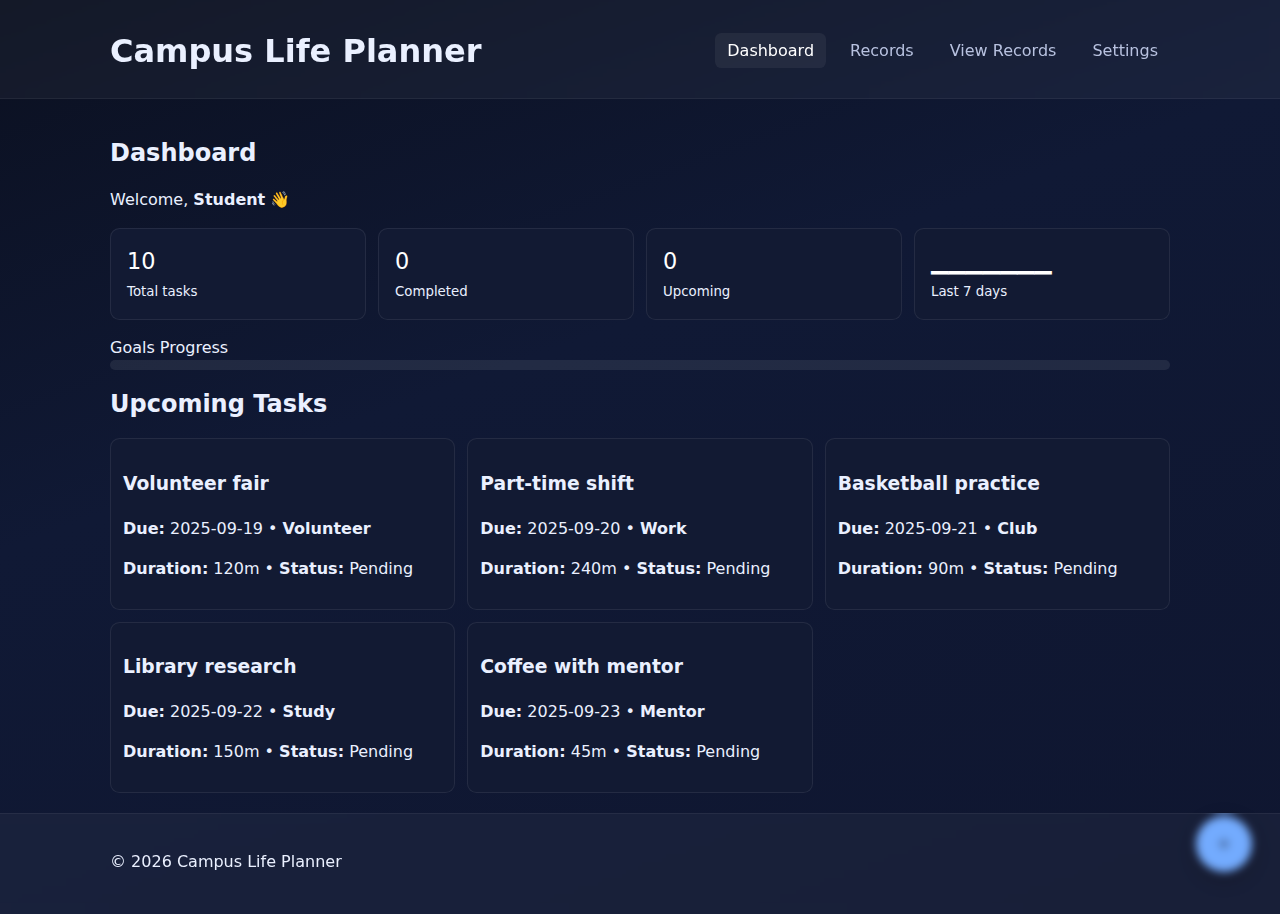
<file: campus-planner/index.html>
<!doctype html>
<html lang="en">
<head>
  <meta charset="utf-8" />
  <meta name="viewport" content="width=device-width, initial-scale=1" />
  <title>Campus Life Planner</title>
  <link rel="stylesheet" href="styles/main.css" />
</head>
<body>
  <a class="skip-link" href="#main">Skip to content</a>
  <header class="site-header" role="banner">
    <div class="container nav-row">
      <h1>Campus Life Planner</h1>
      <nav aria-label="Primary" class="site-nav">
        <ul>
          <li><a href="index.html" aria-current="page">Dashboard</a></li>
          <li><a href="records.html">Records</a></li>
          <li><a href="view-records.html">View Records</a></li>
          <li><a href="settings.html">Settings</a></li>
        </ul>
      </nav>
    </div>
  </header>

  <main id="main" class="container" role="main">
    <section class="dashboard" aria-labelledby="dash-heading">
      <h2 id="dash-heading">Dashboard</h2>
      <p id="welcome">Welcome, <strong id="student-name">Student</strong> 👋</p>
      <div class="stats-grid" role="region" aria-live="polite">
        <div class="stat"><span id="stat-total">0</span><small>Total tasks</small></div>
        <div class="stat"><span id="stat-completed">0</span><small>Completed</small></div>
        <div class="stat"><span id="stat-upcoming">0</span><small>Upcoming</small></div>
        <div class="stat" aria-describedby="trend-desc">
          <span id="stat-trend">—</span>
          <small id="trend-desc">Last 7 days</small>
        </div>
      </div>
      <div class="progress-wrap">
        <label for="goal-progress">Goals Progress</label>
        <div class="progress"><div id="goal-progress" class="bar" style="width:0%"></div></div>
      </div>
      <div id="cap-status" class="visually-hidden" role="status" aria-live="polite"></div>
    </section>

    <section class="upcoming" aria-labelledby="upcoming-heading">
      <h2 id="upcoming-heading">Upcoming Tasks</h2>
      <ul id="upcoming-list" class="cards" aria-label="Next 5 tasks"></ul>
    </section>
  </main>

  <a class="fab" id="fab-dash" href="records.html" aria-label="Add Task">+</a>
  <footer class="site-footer" role="contentinfo">
    <div class="container">
      <p>&copy; <span id="year"></span> Campus Life Planner</p>
    </div>
  </footer>

  <script type="module" src="scripts/dashboard.js"></script>
</body>
</html>
</file>
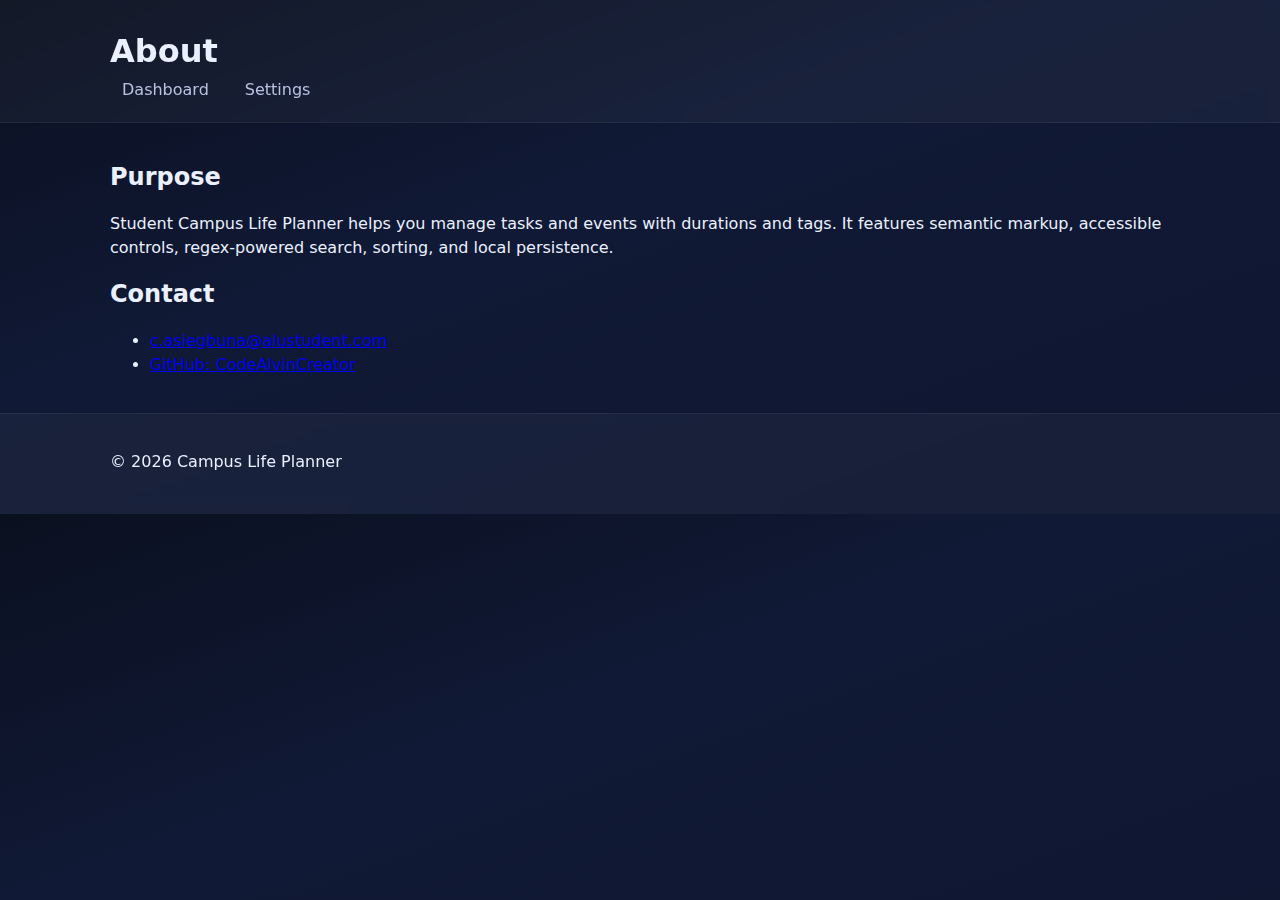
<file: campus-planner/about.html>
<!doctype html>
<html lang="en">
<head>
  <meta charset="utf-8" />
  <meta name="viewport" content="width=device-width, initial-scale=1" />
  <title>About – Campus Life Planner</title>
  <link rel="stylesheet" href="styles/main.css" />
</head>
<body>
  <a class="skip-link" href="#main">Skip to content</a>
  <header class="site-header" role="banner">
    <div class="container">
      <h1>About</h1>
      <nav aria-label="Primary" class="site-nav">
        <ul>
          <li><a href="index.html">Dashboard</a></li>
          <li><a href="settings.html">Settings</a></li>
        </ul>
      </nav>
    </div>
  </header>

  <main id="main" class="container" role="main">
    <section aria-labelledby="purpose">
      <h2 id="purpose">Purpose</h2>
      <p>Student Campus Life Planner helps you manage tasks and events with durations and tags. It features semantic markup, accessible controls, regex-powered search, sorting, and local persistence.</p>
    </section>
    <section aria-labelledby="contact">
      <h2 id="contact">Contact</h2>
      <ul>
        <li><a href="mailto:c.asiegbuna@alustudent.com">c.asiegbuna@alustudent.com</a></li>
        <li><a href="https://github.com/CodeAlvinCreator" target="_blank" rel="noopener">GitHub: CodeAlvinCreator</a></li>
      </ul>
    </section>
  </main>

  <footer class="site-footer" role="contentinfo">
    <div class="container">
      <p>&copy; <span id="year"></span> Campus Life Planner</p>
    </div>
  </footer>

  <script>
    document.getElementById('year').textContent = new Date().getFullYear();
  </script>
</body>
</html>
</file>
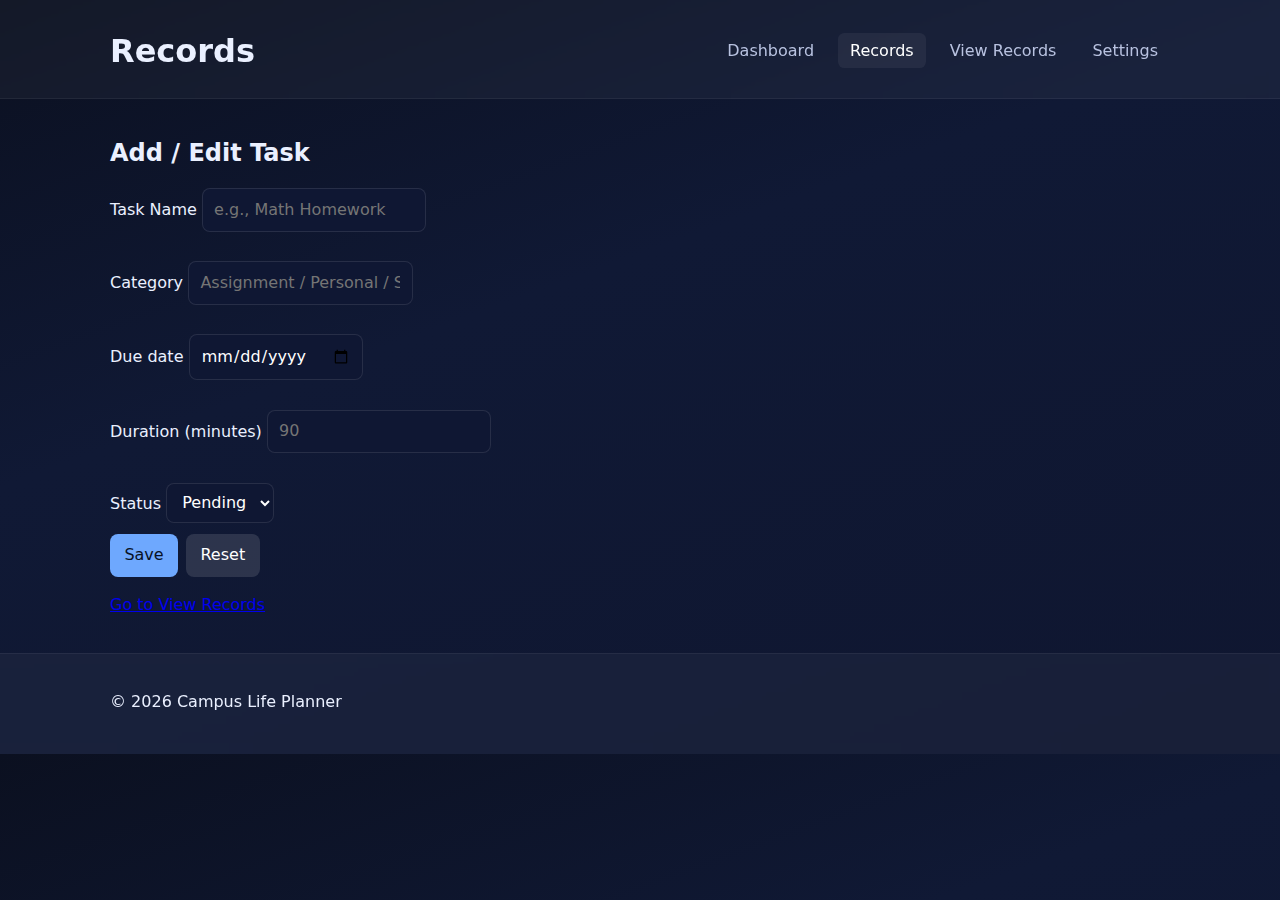
<file: campus-planner/records.html>
<!doctype html>
<html lang="en">
<head>
  <meta charset="utf-8" />
  <meta name="viewport" content="width=device-width, initial-scale=1" />
  <title>Records – Campus Life Planner</title>
  <link rel="stylesheet" href="styles/main.css" />
</head>
<body>
  <a class="skip-link" href="#main">Skip to content</a>
  <header class="site-header" role="banner">
    <div class="container nav-row">
      <h1>Records</h1>
      <nav aria-label="Primary" class="site-nav">
        <ul>
          <li><a href="index.html">Dashboard</a></li>
          <li><a href="records.html" aria-current="page">Records</a></li>
          <li><a href="view-records.html">View Records</a></li>
          <li><a href="settings.html">Settings</a></li>
        </ul>
      </nav>
    </div>
  </header>

  <main id="main" class="container" role="main">
    <section class="form-section" aria-labelledby="inline-form-heading" id="add-section">
      <h2 id="inline-form-heading">Add / Edit Task</h2>
      <form id="record-form-inline" novalidate>
        <input type="hidden" id="i-rec-id" />
        <div class="field">
          <label for="i-title">Task Name</label>
          <input id="i-title" name="title" required maxlength="120" placeholder="e.g., Math Homework" />
          <div id="i-err-title" class="error" role="alert" aria-live="assertive"></div>
        </div>
        <div class="field">
          <label for="i-tag">Category</label>
          <input id="i-tag" name="tag" placeholder="Assignment / Personal / Study" required />
          <div id="i-err-tag" class="error" role="alert" aria-live="assertive"></div>
        </div>
        <div class="field">
          <label for="i-dueDate">Due date</label>
          <input id="i-dueDate" name="dueDate" type="date" required />
          <div id="i-err-date" class="error" role="alert" aria-live="assertive"></div>
        </div>
        <div class="field">
          <label for="i-duration">Duration (minutes)</label>
          <input id="i-duration" name="duration" inputmode="decimal" placeholder="90" required />
          <div id="i-err-duration" class="error" role="alert" aria-live="assertive"></div>
        </div>
        <div class="field">
          <label for="i-status">Status</label>
          <select id="i-status">
            <option value="Pending">Pending</option>
            <option value="Done">Done</option>
          </select>
        </div>
        <div class="actions">
          <button type="submit">Save</button>
          <button type="reset" class="secondary">Reset</button>
        </div>
        <div id="save-status" class="status" role="status" aria-live="polite"></div>
      </form>
      <p><a class="secondary button-like" href="view-records.html">Go to View Records</a></p>
    </section>
  </main>


  <footer class="site-footer" role="contentinfo">
    <div class="container">
      <p>&copy; <span id="year"></span> Campus Life Planner</p>
    </div>
  </footer>

  <script type="module" src="scripts/records.js"></script>
</body>
</html>
</file>
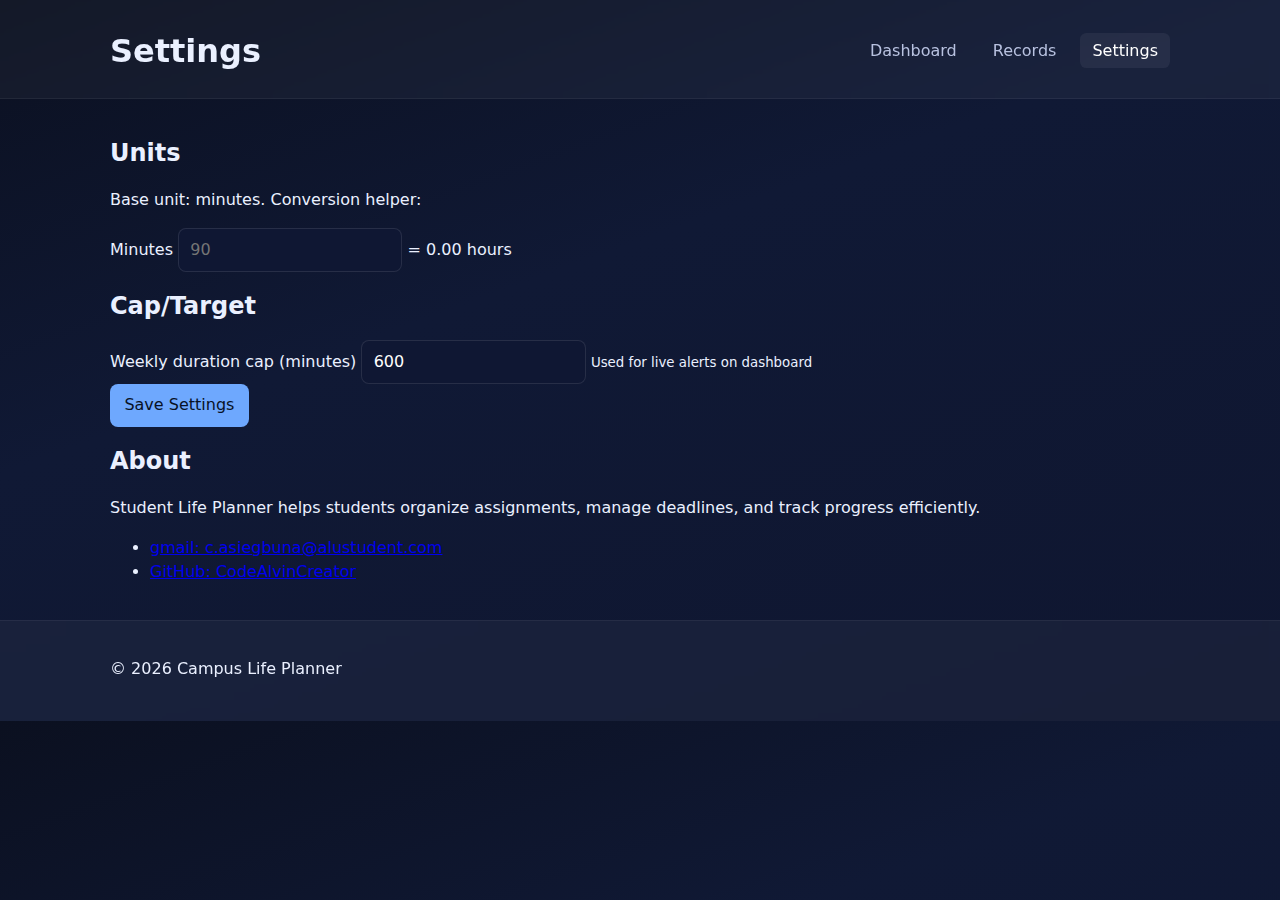
<file: campus-planner/settings.html>
<!doctype html>
<html lang="en">
<head>
  <meta charset="utf-8" />
  <meta name="viewport" content="width=device-width, initial-scale=1" />
  <title>Settings – Campus Life Planner</title>
  <link rel="stylesheet" href="styles/main.css" />
</head>
<body>
  <a class="skip-link" href="#main">Skip to content</a>
  <header class="site-header" role="banner">
    <div class="container nav-row">
      <h1>Settings</h1>
      <nav aria-label="Primary" class="site-nav">
        <ul>
          <li><a href="index.html">Dashboard</a></li>
          <li><a href="records.html">Records</a></li>
          <li><a href="settings.html" aria-current="page">Settings</a></li>
        </ul>
      </nav>
    </div>
  </header>

  <main id="main" class="container" role="main">
    

    <section aria-labelledby="units">
      <h2 id="units">Units</h2>
      <p>Base unit: minutes. Conversion helper:</p>
      <div class="converter">
        <label>Minutes <input id="conv-min" inputmode="decimal" placeholder="90" /></label>
        <span class="eq">=</span>
        <output id="conv-hr">1.5 hours</output>
      </div>
    </section>

    <section aria-labelledby="targets">
      <h2 id="targets">Cap/Target</h2>
      <form id="settings-form">
        <div class="field">
          <label for="cap">Weekly duration cap (minutes)</label>
          <input id="cap" name="cap" inputmode="decimal" placeholder="600" />
          <small class="hint">Used for live alerts on dashboard</small>
        </div>
        <div class="actions">
          <button type="submit">Save Settings</button>
        </div>
        <div id="settings-status" class="status" role="status" aria-live="polite"></div>
      </form>
    </section>

    <section id="about" aria-labelledby="about-h">
      <h2 id="about-h">About</h2>
      <p>Student Life Planner helps students organize assignments, manage deadlines, and track progress efficiently.</p>
      <ul>
        <li><a href="mailto:your.email@example.com">gmail: c.asiegbuna@alustudent.com</a></li>
        <li><a href="https://github.com/your-username" target="_blank" rel="noopener">GitHub: CodeAlvinCreator</a></li>
      </ul>
    </section>
  </main>

  <footer class="site-footer" role="contentinfo">
    <div class="container">
      <p>&copy; <span id="year"></span> Campus Life Planner</p>
    </div>
  </footer>

  <script type="module" src="scripts/settings.js"></script>
</body>
</html>
</file>
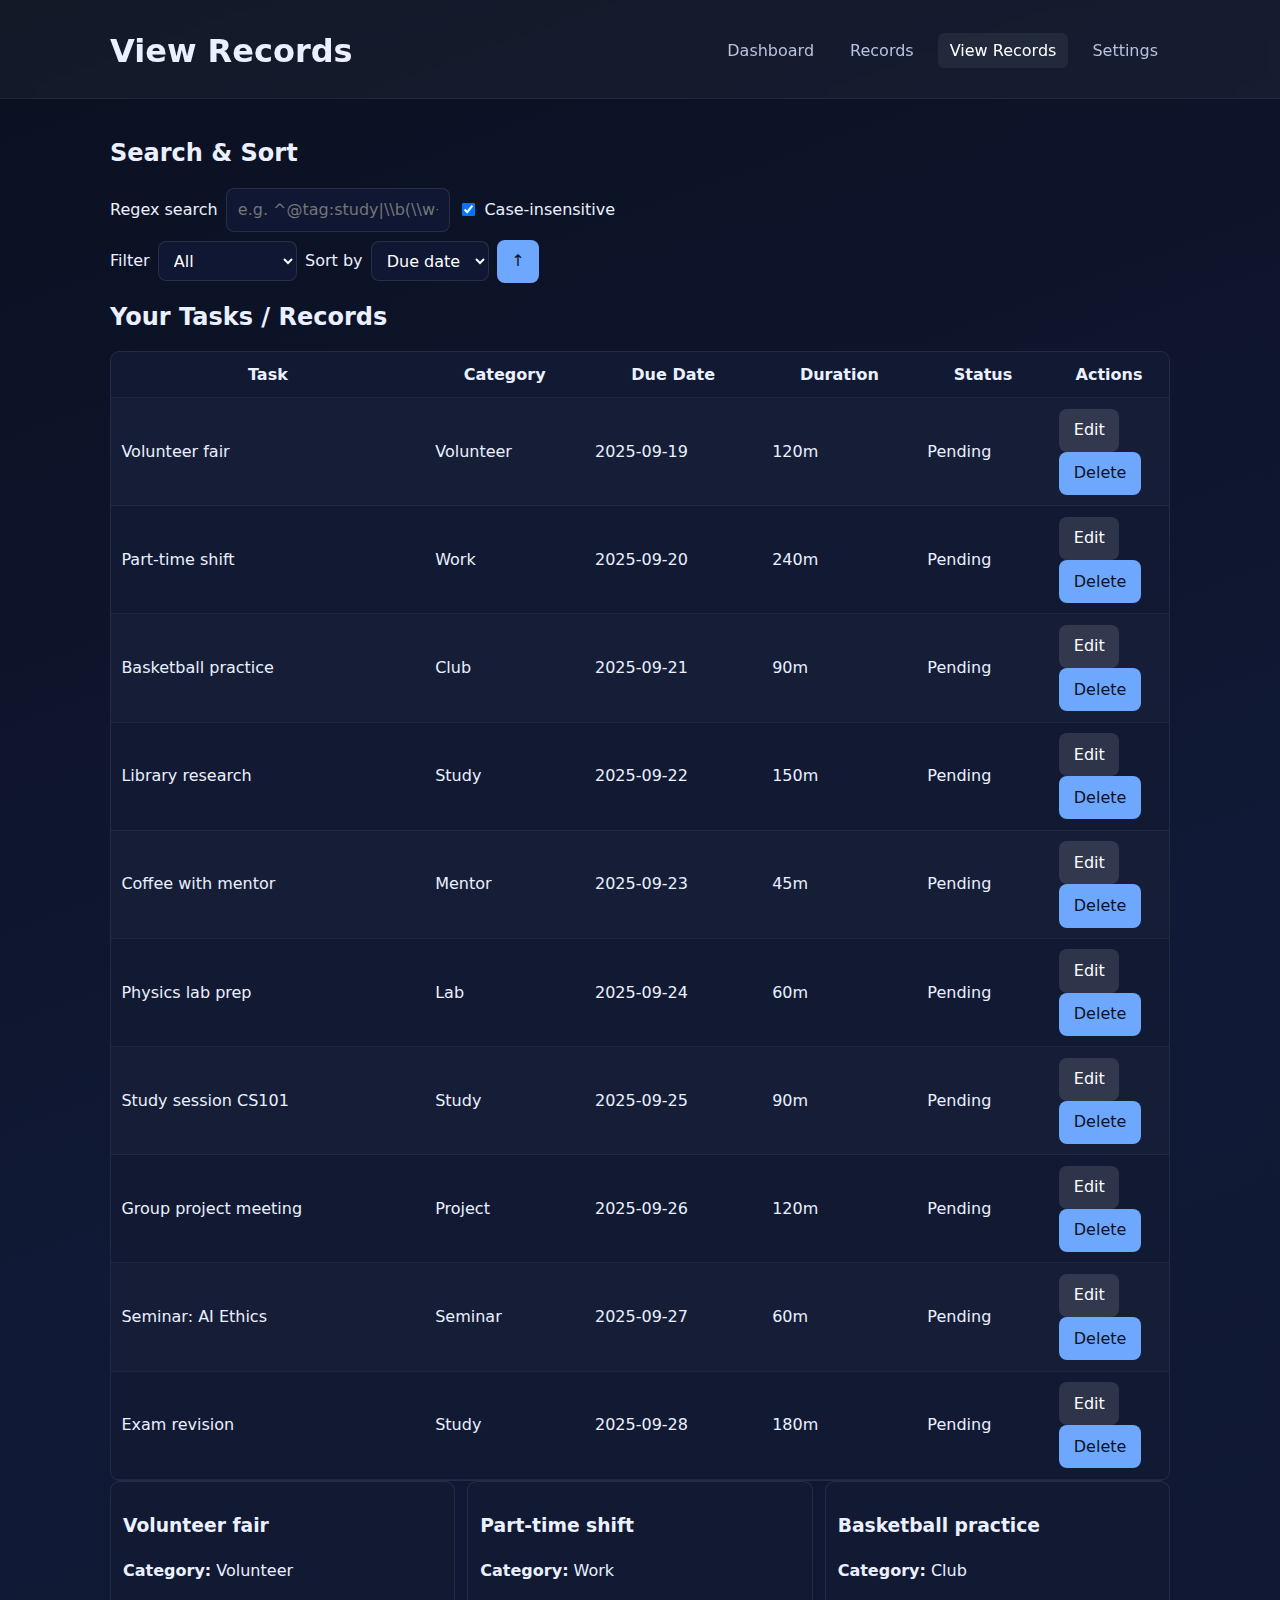
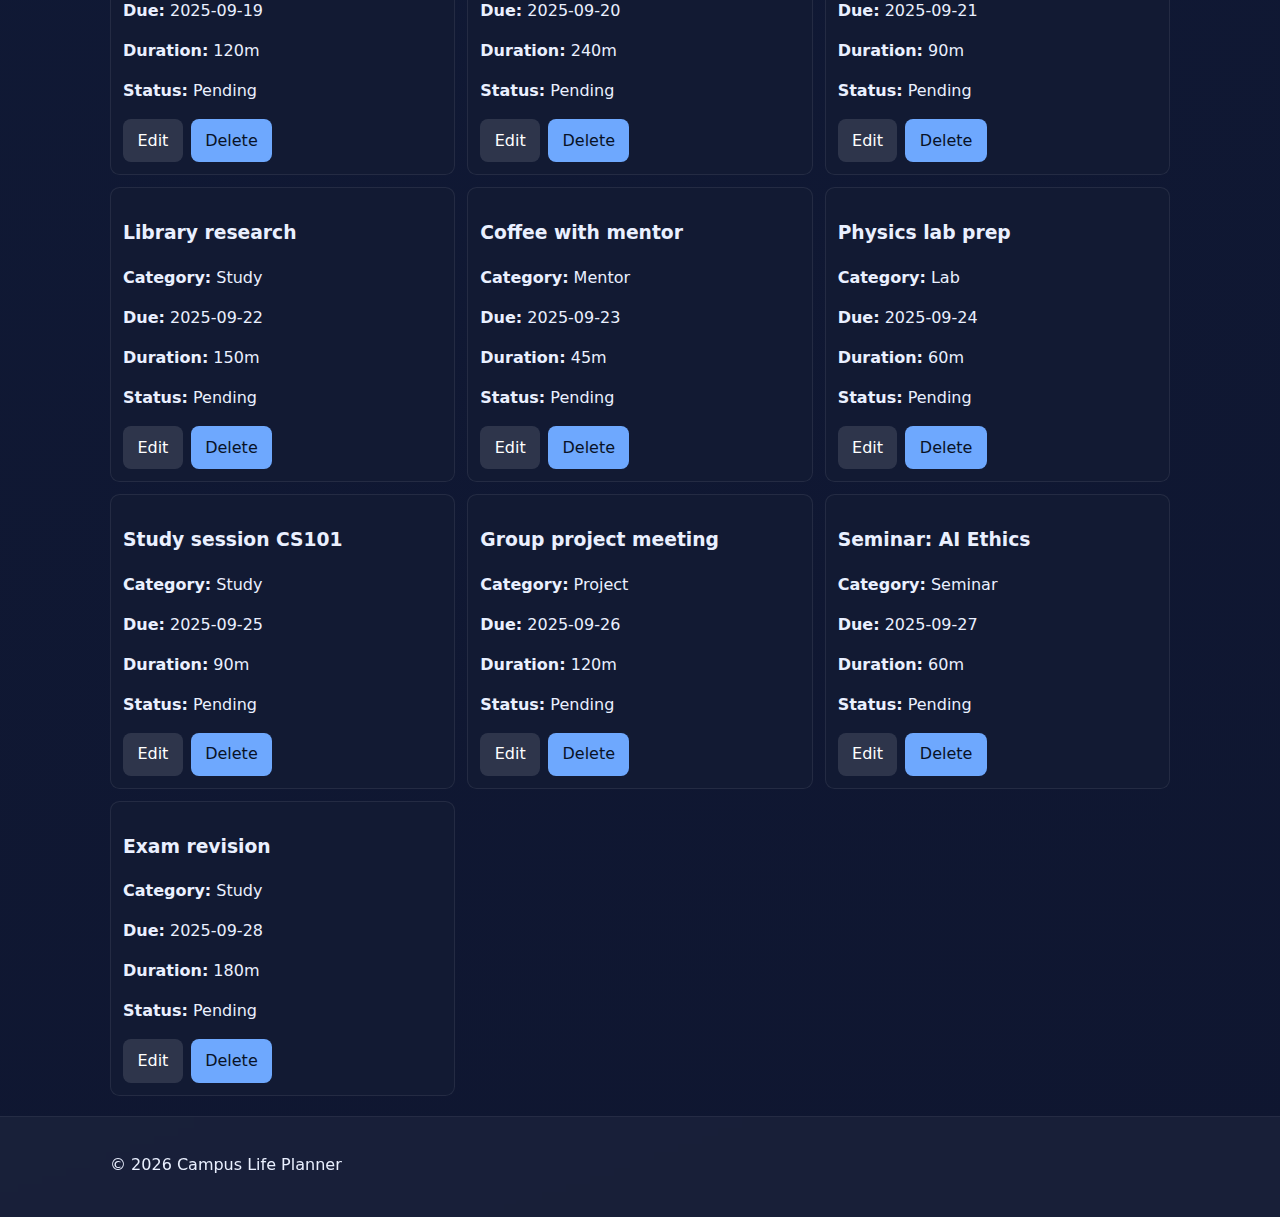
<file: campus-planner/view-records.html>
<!doctype html>
<html lang="en">
<head>
  <meta charset="utf-8" />
  <meta name="viewport" content="width=device-width, initial-scale=1" />
  <title>View Records – Campus Life Planner</title>
  <link rel="stylesheet" href="styles/main.css" />
</head>
<body>
  <a class="skip-link" href="#main">Skip to content</a>
  <header class="site-header" role="banner">
    <div class="container nav-row">
      <h1>View Records</h1>
      <nav aria-label="Primary" class="site-nav">
        <ul>
          <li><a href="index.html">Dashboard</a></li>
          <li><a href="records.html">Records</a></li>
          <li><a href="view-records.html" aria-current="page">View Records</a></li>
          <li><a href="settings.html">Settings</a></li>
        </ul>
      </nav>
    </div>
  </header>

  <main id="main" class="container" role="main">
    <section class="controls" aria-labelledby="controls-heading">
      <h2 id="controls-heading">Search & Sort</h2>
      <form id="search-form" class="controls-row" role="search" autocomplete="off">
        <label for="search-input">Regex search</label>
        <input id="search-input" name="q" placeholder="e.g. ^@tag:study|\\b(\\w+)\\s+\\1\\b" />
        <label class="checkbox">
          <input type="checkbox" id="search-ci" checked />
          <span>Case-insensitive</span>
        </label>
        <span id="search-error" class="error" role="alert" aria-live="assertive"></span>
      </form>

      <div class="controls-row">
        <label for="filter-cat">Filter</label>
        <select id="filter-cat">
          <option value="">All</option>
          <option>Assignment</option>
          <option>Personal</option>
          <option>Study</option>
          <option>Club</option>
          <option>Work</option>
        </select>
        <label for="sort-by">Sort by</label>
        <select id="sort-by">
          <option value="dueDate">Due date</option>
          <option value="title">Title</option>
          <option value="duration">Duration</option>
        </select>
        <button id="sort-dir" type="button" aria-label="Toggle sort direction">↑</button>
      </div>
    </section>

    <section class="records" aria-labelledby="records-heading">
      <h2 id="records-heading">Your Tasks / Records</h2>
      <div class="table-wrap" tabindex="0">
        <table id="records-table" class="zebra">
          <caption class="visually-hidden">Tasks and events list</caption>
          <thead>
            <tr>
              <th scope="col">Task</th>
              <th scope="col">Category</th>
              <th scope="col">Due Date</th>
              <th scope="col">Duration</th>
              <th scope="col">Status</th>
              <th scope="col" class="actions-col">Actions</th>
            </tr>
          </thead>
          <tbody id="records-tbody"></tbody>
        </table>
      </div>
      <ul id="records-cards" class="cards" aria-label="Tasks and events (cards)"></ul>
    </section>
  </main>

  <footer class="site-footer" role="contentinfo">
    <div class="container">
      <p>&copy; <span id="year"></span> Campus Life Planner</p>
    </div>
  </footer>

  <script type="module" src="scripts/view-records.js"></script>
</body>
</html>
</file>
<file: campus-planner/styles/main.css>
:root{--bg:#0b1020;--panel:#121a33;--text:#eaf0ff;--muted:#b8c2e0;--accent:#6ea8fe;--focus:#ffd166;--danger:#ff6b6b;--ok:#06d6a0}
*{box-sizing:border-box}
html,body{margin:0}
body{font-family:system-ui,-apple-system,Segoe UI,Roboto,Ubuntu,"Helvetica Neue",Arial,sans-serif;line-height:1.5;background:linear-gradient(160deg,#0b1020,#101935 40%,#0f1630);color:var(--text)}
.container{max-width:1100px;margin:auto;padding:1rem}

.skip-link{position:absolute;left:-999px;top:auto;width:1px;height:1px;overflow:hidden}
.skip-link:focus{left:1rem;top:1rem;width:auto;height:auto;padding:.5rem 1rem;background:var(--focus);color:#000;border-radius:.3rem}

.site-header,.site-footer{background:rgba(255,255,255,.04);backdrop-filter:blur(4px);border-bottom:1px solid rgba(255,255,255,.06)}
.site-footer{border-top:1px solid rgba(255,255,255,.06);border-bottom:0}
.site-header h1{margin:.5rem 0}
.nav-row{display:flex;align-items:center;justify-content:space-between;gap:.75rem}
.site-nav ul{list-style:none;display:flex;gap:.75rem;padding:0;margin:0}
.site-nav a{color:var(--muted);text-decoration:none;padding:.5rem .75rem;border-radius:.4rem}
.site-nav a[aria-current="page"],.site-nav a:hover{background:rgba(255,255,255,.06);color:#fff}

h1,h2{line-height:1.2}
.visually-hidden{position:absolute !important;height:1px;width:1px;overflow:hidden;clip:rect(1px,1px,1px,1px);white-space:nowrap}

.dashboard .stats-grid{display:grid;grid-template-columns:repeat(2,minmax(0,1fr));gap:.75rem}
.stat{background:var(--panel);padding:1rem;border-radius:.6rem;border:1px solid rgba(255,255,255,.08)}
.stat span{display:block;font-size:1.4rem;color:#fff}
.progress-wrap{margin:1rem 0}
.progress{background:rgba(255,255,255,.08);border-radius:.5rem;overflow:hidden;height:10px}
.progress .bar{background:var(--accent);height:100%;transition:width .3s ease}

.controls .controls-row{display:flex;flex-wrap:wrap;gap:.5rem;align-items:center;margin:.5rem 0}
input,select,button,textarea{font:inherit}
input,select{background:#0f1733;color:#fff;border:1px solid rgba(255,255,255,.1);border-radius:.5rem;padding:.55rem .7rem}
input:focus,select:focus,button:focus{outline:2px solid var(--focus);outline-offset:2px}
.checkbox{display:flex;align-items:center;gap:.4rem}
.error{color:var(--danger);min-height:1.2em}
.status{color:var(--ok)}

.table-wrap{overflow:auto;background:var(--panel);border:1px solid rgba(255,255,255,.08);border-radius:.6rem}
.table-wrap:focus{outline:2px solid var(--focus)}
#records-table{width:100%;border-collapse:collapse}
#records-table th,#records-table td{padding:.65rem;border-bottom:1px solid rgba(255,255,255,.06)}
#records-table thead th{position:sticky;top:0;background:var(--panel);z-index:1}
.zebra tbody tr:nth-child(odd){background:rgba(255,255,255,.02)}
.actions-col{width:120px}

.cards{display:none;list-style:none;padding:0;margin:0;gap:.75rem}
.cards li{background:var(--panel);border:1px solid rgba(255,255,255,.08);padding:.75rem;border-radius:.6rem}
.card-actions{display:flex;gap:.5rem;margin-top:.5rem}

.form-section .field{margin:.65rem 0}
.form-section .actions{display:flex;gap:.5rem}
button{background:var(--accent);color:#081226;border:0;padding:.6rem .9rem;border-radius:.5rem;cursor:pointer}
button:hover{filter:brightness(1.05)}
button.secondary{background:rgba(255,255,255,.12);color:#fff}

mark{background:#fff3;outline:1px solid #fff5;border-radius:.2rem;padding:0 .15rem}

/* Animation for new rows */
@keyframes pop{from{transform:scale(.98);opacity:.6}to{transform:scale(1);opacity:1}}
.newly-added{animation:pop .35s ease}

/* Floating Action Button */
.fab{position:fixed;right:clamp(16px,3vw,28px);bottom:clamp(16px,3vw,28px);width:56px;height:56px;border-radius:50%;display:grid;place-items:center;background:var(--accent);color:#081226;text-decoration:none;box-shadow:0 6px 20px rgba(0,0,0,.3)}
.fab:hover{filter:brightness(1.05)}

/* Safe area for devices with notches */
.site-header{padding-top:calc(env(safe-area-inset-top) + .25rem)}
.site-footer{padding-bottom:calc(env(safe-area-inset-bottom) + .25rem)}

/* Responsive */
@media (min-width:768px){
  .dashboard .stats-grid{grid-template-columns:repeat(4,minmax(0,1fr))}
  .cards{display:grid;grid-template-columns:repeat(2,minmax(0,1fr))}
}
@media (max-width:640px){
  .table-wrap{display:none}
  .cards{display:grid;grid-template-columns:1fr}
}
@media (min-width:641px) and (max-width:767px){
  .table-wrap{display:none}
  .cards{display:grid;grid-template-columns:repeat(2,minmax(0,1fr))}
}
@media (min-width:1024px){
  .container{padding:1.25rem}
  .cards{display:grid;grid-template-columns:repeat(3,minmax(0,1fr))}
}

/* Reduced motion preference */
@media (prefers-reduced-motion: reduce){
  *{animation-duration:.01ms !important;animation-iteration-count:1 !important;transition-duration:.01ms !important;scroll-behavior:auto !important}
}
</file>
